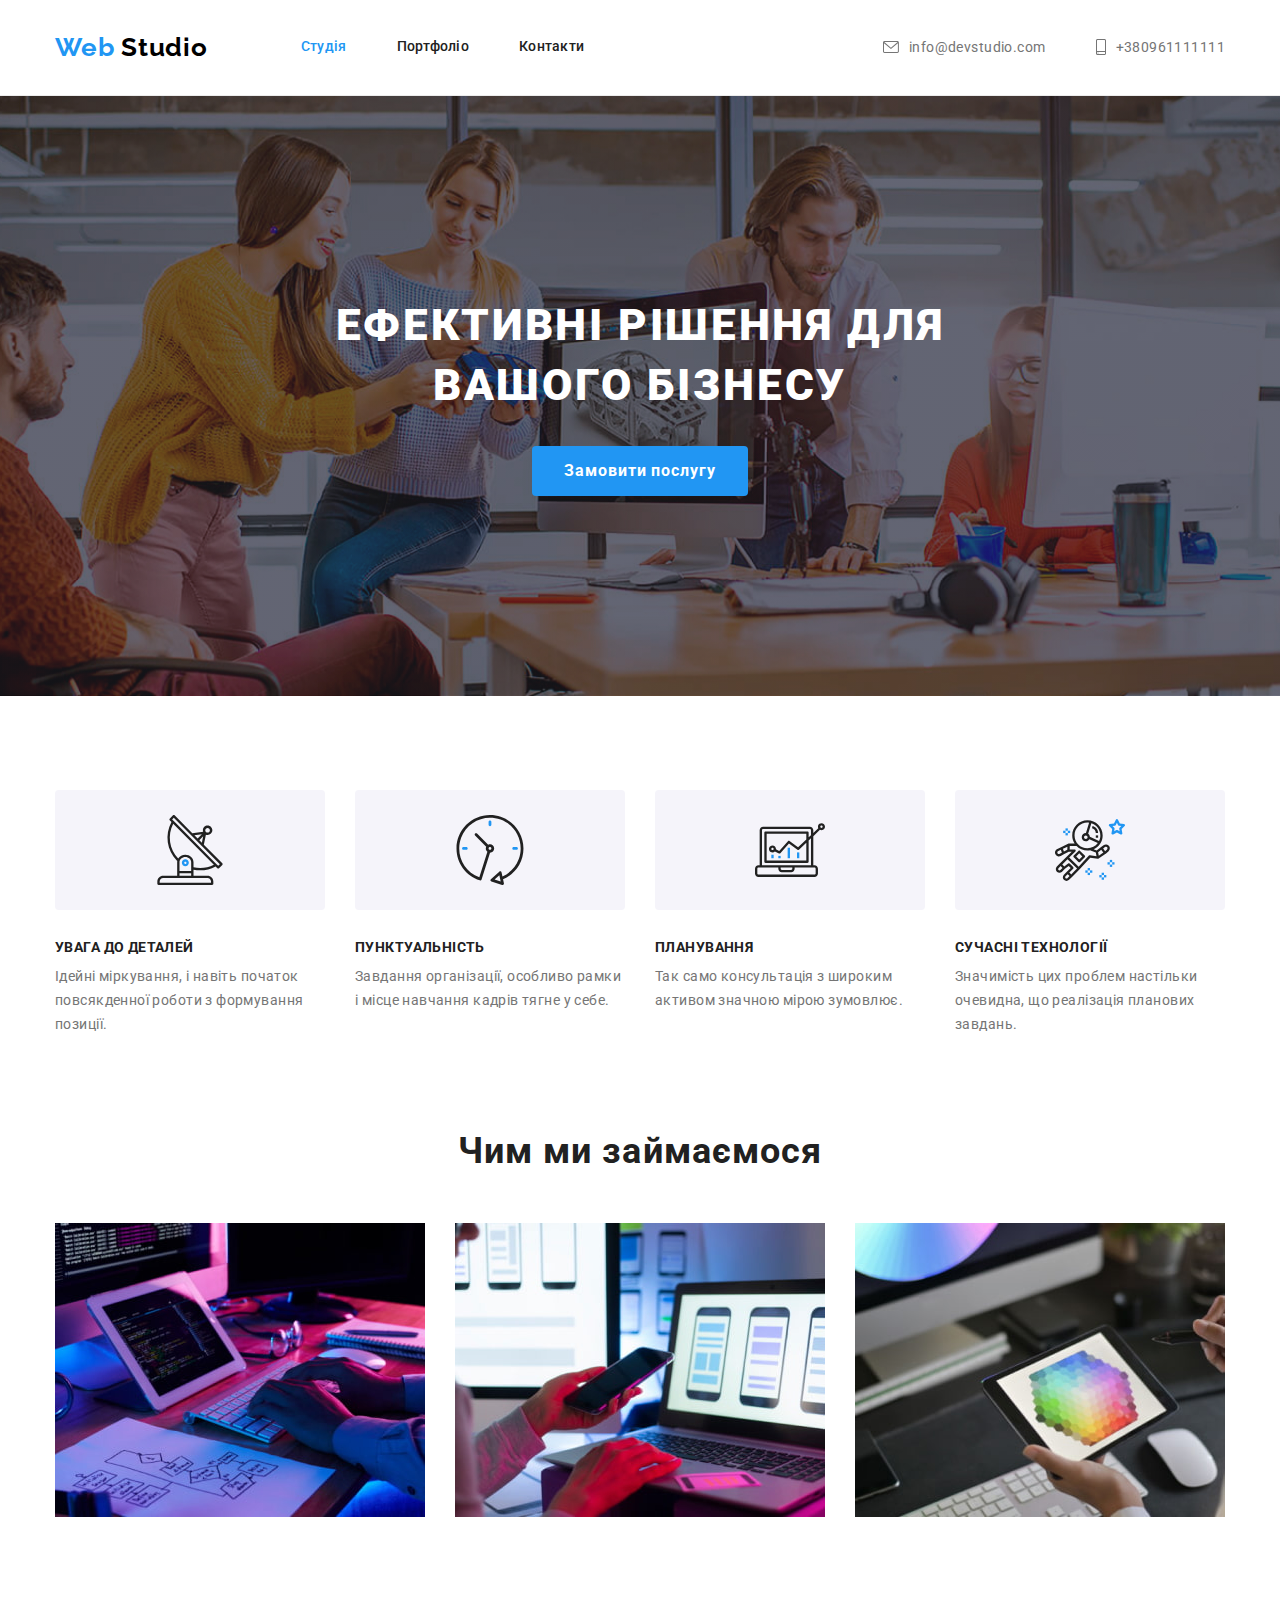
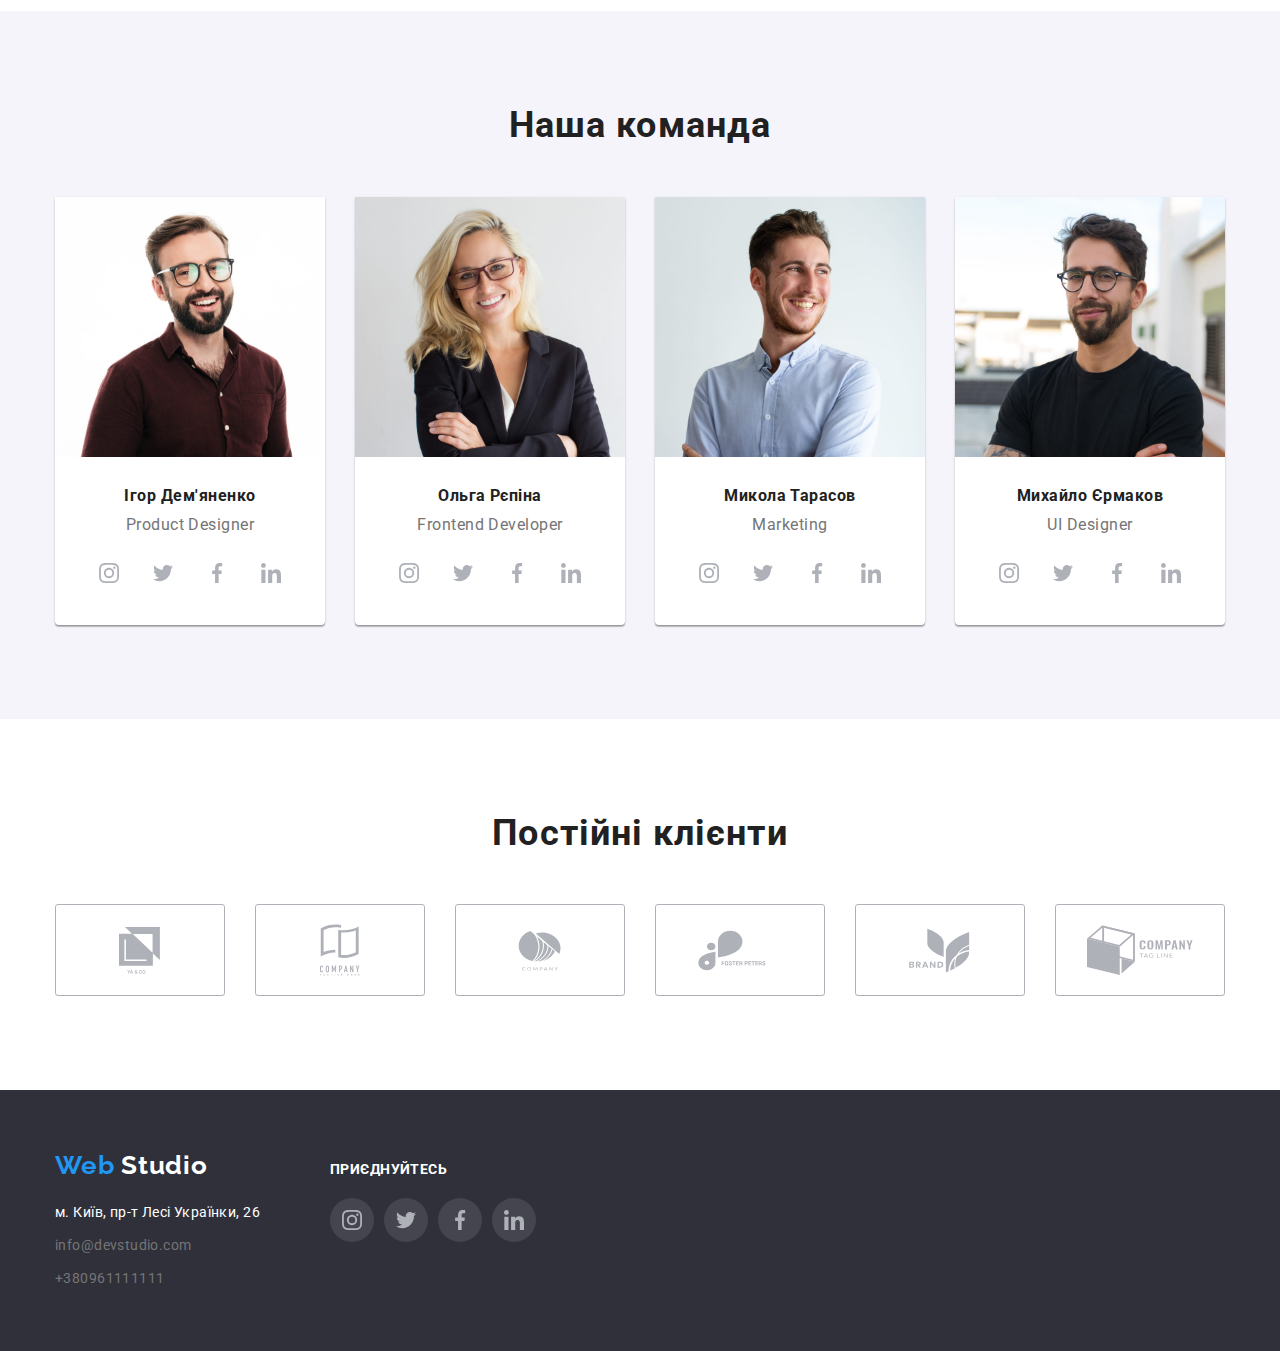
<file: index.html>
<!DOCTYPE html>
<html lang="uk">
	<head>
		<meta charset="UTF-8" />
		<meta http-equiv="X-UA-Compatible" content="IE=edge" />
		<meta name="viewport" content="width=device-width, initial-scale=1.0" />
		<title>Студія</title>

		<link rel="preconnect" href="https://fonts.googleapis.com" />
		<link rel="preconnect" href="https://fonts.gstatic.com" crossorigin />
		<link
			href="https://fonts.googleapis.com/css2?family=Raleway:wght@700&family=Roboto:wght@400;500;700;900&display=swap"
			rel="stylesheet"
		/>

		<link
			rel="stylesheet"
			href="https://cdnjs.cloudflare.com/ajax/libs/modern-normalize/1.1.0/modern-normalize.min.css"
		/>
		<link rel="stylesheet" href="./css/styles.css" />
	</head>

	<body>
		<header class="page-header">
			<div class="container head">
				<nav class="navigation">
					<a class="navigation-logo" href="./index.html">
						<span class="web-blue">Web</span>
						Studio
					</a>
					<ul class="site-nav">
						<li class="site-nav-item"><a href="./index.html" class="current">Студія</a></li>
						<li class="site-nav-item"><a href="./portfolio.html">Портфоліо</a></li>
						<li class="site-nav-item"><a href="">Контакти</a></li>
					</ul>
				</nav>

				<ul class="all-contacts all-contacts-head">
					<li class="nav-contacts">
						<a class="contacts head-link" href="mailto:info@devstudio.com">
							<svg class="header-icon" width="16" height="12">
								<use href="./images/icons.svg#envelope"></use>
							</svg>
							info@devstudio.com
						</a>
					</li>
					<li class="nav-contacts">
						<a class="contacts head-link" href="tel:+380961111111">
							<svg class="header-icon" width="10" height="16">
								<use href="./images/icons.svg#smartphone"></use>
							</svg>
							+380961111111
						</a>
					</li>
				</ul>
			</div>
		</header>

		<main>
			<section class="hero overlay">
				<div class="container">
					<h1 class="hero-header">
						Ефективні рішення для
						<br />
						вашого бізнесу
					</h1>
					<button class="hero-button" type="button">Замовити послугу</button>
				</div>
			</section>

			<section class="section white-bgd">
				<div class="container">
					<h2 class="visually-hidden">Якості студії</h2>
					<ul class="quality-flex">
						<li class="list-item-quality icon-antenna">
							<h3 class="text-header">Увага до деталей</h3>
							<p class="text">Ідейні міркування, і навіть початок повсякденної роботи з формування позиції.</p>
						</li>

						<li class="list-item-quality icon-clock">
							<h3 class="text-header">Пунктуальність</h3>
							<p class="text">Завдання організації, особливо рамки і місце навчання кадрів тягне у себе.</p>
						</li>

						<li class="list-item-quality icon-diagram">
							<h3 class="text-header">Планування</h3>
							<p class="text">Так само консультація з широким активом значною мірою зумовлює.</p>
						</li>

						<li class="list-item-quality icon-astronaut">
							<h3 class="text-header">Сучасні технології</h3>
							<p class="text">Значимість цих проблем настільки очевидна, що реалізація планових завдань.</p>
						</li>
					</ul>
				</div>
			</section>

			<section class="section section-routings white-bgd">
				<div class="container">
					<h2 class="our-routings">Чим ми займаємося</h2>
					<ul class="our-routings-flex">
						<li>
							<img src="./images/img-1.jpg" alt="набір коду, монітор, планшет, окуляри, миша" width="370" />
						</li>
						<li><img src="./images/img-2.jpg" alt="ноутбук, смартфон" width="370" /></li>
						<li>
							<img src="./images/img-3.jpg" alt="палітра кольорів на смартфоні, стілус" width="370" />
						</li>
					</ul>
				</div>
			</section>

			<section class="section team">
				<div class="container">
					<h2 class="our-team">Наша команда</h2>
					<ul class="team-flex">
						<li class="team-cards">
							<img src="./images/img-4.jpg" alt="Ігор Дем'яненко" width="270" />
							<h3 class="team-names">Ігор Дем'яненко</h3>
							<p class="text team-text">Product Designer</p>
							<ul class="list-links">
								<li>
									<a
										class="social-links"
										href="http://www.instagram.com"
										target="_blank"
										rel="noopener noreferrer"
										aria-label="instagram"
									>
										<svg class="links-icon" width="20" height="20">
											<use href="./images/icons.svg#instagram"></use>
										</svg>
									</a>
								</li>
								<li>
									<a
										class="social-links"
										href="http://twitter.com"
										target="_blank"
										rel="noopener noreferrer"
										aria-label="twitter"
									>
										<svg class="links-icon" width="20" height="20">
											<use href="./images/icons.svg#twitter"></use>
										</svg>
									</a>
								</li>
								<li>
									<a
										class="social-links"
										href="http://www.facebook.com"
										target="_blank"
										rel="noopener noreferrer"
										aria-label="facebook"
									>
										<svg class="links-icon" width="20" height="20">
											<use href="./images/icons.svg#facebook"></use>
										</svg>
									</a>
								</li>
								<li>
									<a
										class="social-links"
										href="http://www.linkedin.com"
										target="_blank"
										rel="noopener noreferrer"
										aria-label="linkedin"
									>
										<svg class="links-icon" width="20" height="20">
											<use href="./images/icons.svg#linkedin"></use>
										</svg>
									</a>
								</li>
							</ul>
						</li>
						<li class="team-cards">
							<img src="./images/img-5.jpg" alt="Ольга Рєпіна" width="270" />
							<h3 class="team-names">Ольга Рєпіна</h3>
							<p class="text team-text">Frontend Developer</p>
							<ul class="list-links">
								<li>
									<a
										class="social-links"
										href="http://www.instagram.com"
										target="_blank"
										rel="noopener noreferrer"
										aria-label="instagram"
									>
										<svg class="links-icon" width="20" height="20">
											<use href="./images/icons.svg#instagram"></use>
										</svg>
									</a>
								</li>
								<li>
									<a
										class="social-links"
										href="http://twitter.com"
										target="_blank"
										rel="noopener noreferrer"
										aria-label="twitter"
									>
										<svg class="links-icon" width="20" height="20">
											<use href="./images/icons.svg#twitter"></use>
										</svg>
									</a>
								</li>
								<li>
									<a
										class="social-links"
										href="http://www.facebook.com"
										target="_blank"
										rel="noopener noreferrer"
										aria-label="facebook"
									>
										<svg class="links-icon" width="20" height="20">
											<use href="./images/icons.svg#facebook"></use>
										</svg>
									</a>
								</li>
								<li>
									<a
										class="social-links"
										href="http://www.linkedin.com"
										target="_blank"
										rel="noopener noreferrer"
										aria-label="linkedin"
									>
										<svg class="links-icon" width="20" height="20">
											<use href="./images/icons.svg#linkedin"></use>
										</svg>
									</a>
								</li>
							</ul>
						</li>
						<li class="team-cards">
							<img src="./images/img-6.jpg" alt="Микола Тарасов" width="270" />
							<h3 class="team-names">Микола Тарасов</h3>
							<p class="text team-text">Marketing</p>
							<ul class="list-links">
								<li>
									<a
										class="social-links"
										href="http://www.instagram.com"
										target="_blank"
										rel="noopener noreferrer"
										aria-label="instagram"
									>
										<svg class="links-icon" width="20" height="20">
											<use href="./images/icons.svg#instagram"></use>
										</svg>
									</a>
								</li>
								<li>
									<a
										class="social-links"
										href="http://twitter.com"
										target="_blank"
										rel="noopener noreferrer"
										aria-label="twitter"
									>
										<svg class="links-icon" width="20" height="20">
											<use href="./images/icons.svg#twitter"></use>
										</svg>
									</a>
								</li>
								<li>
									<a
										class="social-links"
										href="http://www.facebook.com"
										target="_blank"
										rel="noopener noreferrer"
										aria-label="facebook"
									>
										<svg class="links-icon" width="20" height="20">
											<use href="./images/icons.svg#facebook"></use>
										</svg>
									</a>
								</li>
								<li>
									<a
										class="social-links"
										href="http://www.linkedin.com"
										target="_blank"
										rel="noopener noreferrer"
										aria-label="linkedin"
									>
										<svg class="links-icon" width="20" height="20">
											<use href="./images/icons.svg#linkedin"></use>
										</svg>
									</a>
								</li>
							</ul>
						</li>

						<li class="team-cards">
							<img src="./images/img-7.jpg" alt="Михайло Єрмаков" width="270" />
							<h3 class="team-names">Михайло Єрмаков</h3>
							<p class="text team-text">UI Designer</p>
							<ul class="list-links">
								<li>
									<a
										class="social-links"
										href="http://www.instagram.com"
										target="_blank"
										rel="noopener noreferrer"
										aria-label="instagram"
									>
										<svg class="links-icon" width="20" height="20">
											<use href="./images/icons.svg#instagram"></use>
										</svg>
									</a>
								</li>
								<li>
									<a
										class="social-links"
										href="http://twitter.com"
										target="_blank"
										rel="noopener noreferrer"
										aria-label="twitter"
									>
										<svg class="links-icon" width="20" height="20">
											<use href="./images/icons.svg#twitter"></use>
										</svg>
									</a>
								</li>
								<li>
									<a
										class="social-links"
										href="http://www.facebook.com"
										target="_blank"
										rel="noopener noreferrer"
										aria-label="facebook"
									>
										<svg class="links-icon" width="20" height="20">
											<use href="./images/icons.svg#facebook"></use>
										</svg>
									</a>
								</li>
								<li>
									<a
										class="social-links"
										href="http://www.linkedin.com"
										target="_blank"
										rel="noopener noreferrer"
										aria-label="linkedin"
									>
										<svg class="links-icon" width="20" height="20">
											<use href="./images/icons.svg#linkedin"></use>
										</svg>
									</a>
								</li>
							</ul>
						</li>
					</ul>
				</div>
			</section>
			<section class="section white-bgd">
				<div class="container">
					<h2 class="clients-title">Постійні клієнти</h2>
					<ul class="clients-list">
						<li class="clients-rectangle">
							<a class="clients-link" href="#" target="_blank" rel="noopener noreferrer" aria-label="client-1">
								<svg class="links-icon" width="41" height="47">
									<use href="./images/icons.svg#client-1"></use>
								</svg>
							</a>
						</li>
						<li class="clients-rectangle">
							<a class="clients-link" href="#" target="_blank" rel="noopener noreferrer" aria-label="client-2">
								<svg class="links-icon" width="40" height="52">
									<use href="./images/icons.svg#client-2"></use>
								</svg>
							</a>
						</li>
						<li class="clients-rectangle">
							<a class="clients-link" href="#" target="_blank" rel="noopener noreferrer" aria-label="client-3">
								<svg class="links-icon" width="43" height="41">
									<use href="./images/icons.svg#client-3"></use>
								</svg>
							</a>
						</li>
						<li class="clients-rectangle">
							<a class="clients-link" href="#" target="_blank" rel="noopener noreferrer" aria-label="client-4">
								<svg class="links-icon" width="84" height="41">
									<use href="./images/icons.svg#client-4"></use>
								</svg>
							</a>
						</li>
						<li class="clients-rectangle">
							<a class="clients-link" href="#" target="_blank" rel="noopener noreferrer" aria-label="client-5">
								<svg class="links-icon" width="63" height="45">
									<use href="./images/icons.svg#client-5"></use>
								</svg>
							</a>
						</li>
						<li class="clients-rectangle">
							<a class="clients-link" href="#" target="_blank" rel="noopener noreferrer" aria-label="client-6">
								<svg class="links-icon" width="106" height="60">
									<use href="./images/icons.svg#client-6"></use>
								</svg>
							</a>
						</li>
					</ul>
				</div>
			</section>
		</main>

		<footer class="foot">
			<div class="container footer">
				<div class="foot-contacts">
					<a class="nav-logo-foot" href="./index.html">
						<span class="web-blue">Web</span>
						Studio
					</a>
					<address>
						<ul>
							<li class="all-contacts foot-adress">
								<a
									class="location"
									href="https://goo.gl/maps/pogwJzBEXSQdTHia8"
									target="_blank"
									rel="noopener nofollow noreferrer"
								>
									м. Київ, пр-т Лесі Українки, 26
								</a>
							</li>
							<li class="all-contacts foot-adress">
								<a class="contacts" href="mailto:info@devstudio.com">info@devstudio.com</a>
							</li>
							<li class="all-contacts"><a class="contacts" href="tel:+380961111111">+380961111111</a></li>
						</ul>
					</address>
				</div>
				<div class="join-container">
					<p class="join-header">Приєднуйтесь</p>
					<ul class="list-links list-links-foot">
						<li>
							<a
								class="social-links social-links-foot"
								href="http://www.instagram.com"
								target="_blank"
								rel="noopener noreferrer"
								aria-label="instagram"
							>
								<svg class="links-icon" width="20" height="20">
									<use href="./images/icons.svg#instagram"></use>
								</svg>
							</a>
						</li>
						<li>
							<a
								class="social-links social-links-foot"
								href="http://twitter.com"
								target="_blank"
								rel="noopener noreferrer"
								aria-label="twitter"
							>
								<svg class="links-icon" width="20" height="20">
									<use href="./images/icons.svg#twitter"></use>
								</svg>
							</a>
						</li>
						<li>
							<a
								class="social-links social-links-foot"
								href="http://www.facebook.com"
								target="_blank"
								rel="noopener noreferrer"
								aria-label="facebook"
							>
								<svg class="links-icon" width="20" height="20">
									<use href="./images/icons.svg#facebook"></use>
								</svg>
							</a>
						</li>
						<li>
							<a
								class="social-links social-links-foot"
								href="http://www.linkedin.com"
								target="_blank"
								rel="noopener noreferrer"
								aria-label="linkedin"
							>
								<svg class="links-icon" width="20" height="20">
									<use href="./images/icons.svg#linkedin"></use>
								</svg>
							</a>
						</li>
					</ul>
				</div>
			</div>
		</footer>
	</body>
</html>
</file>
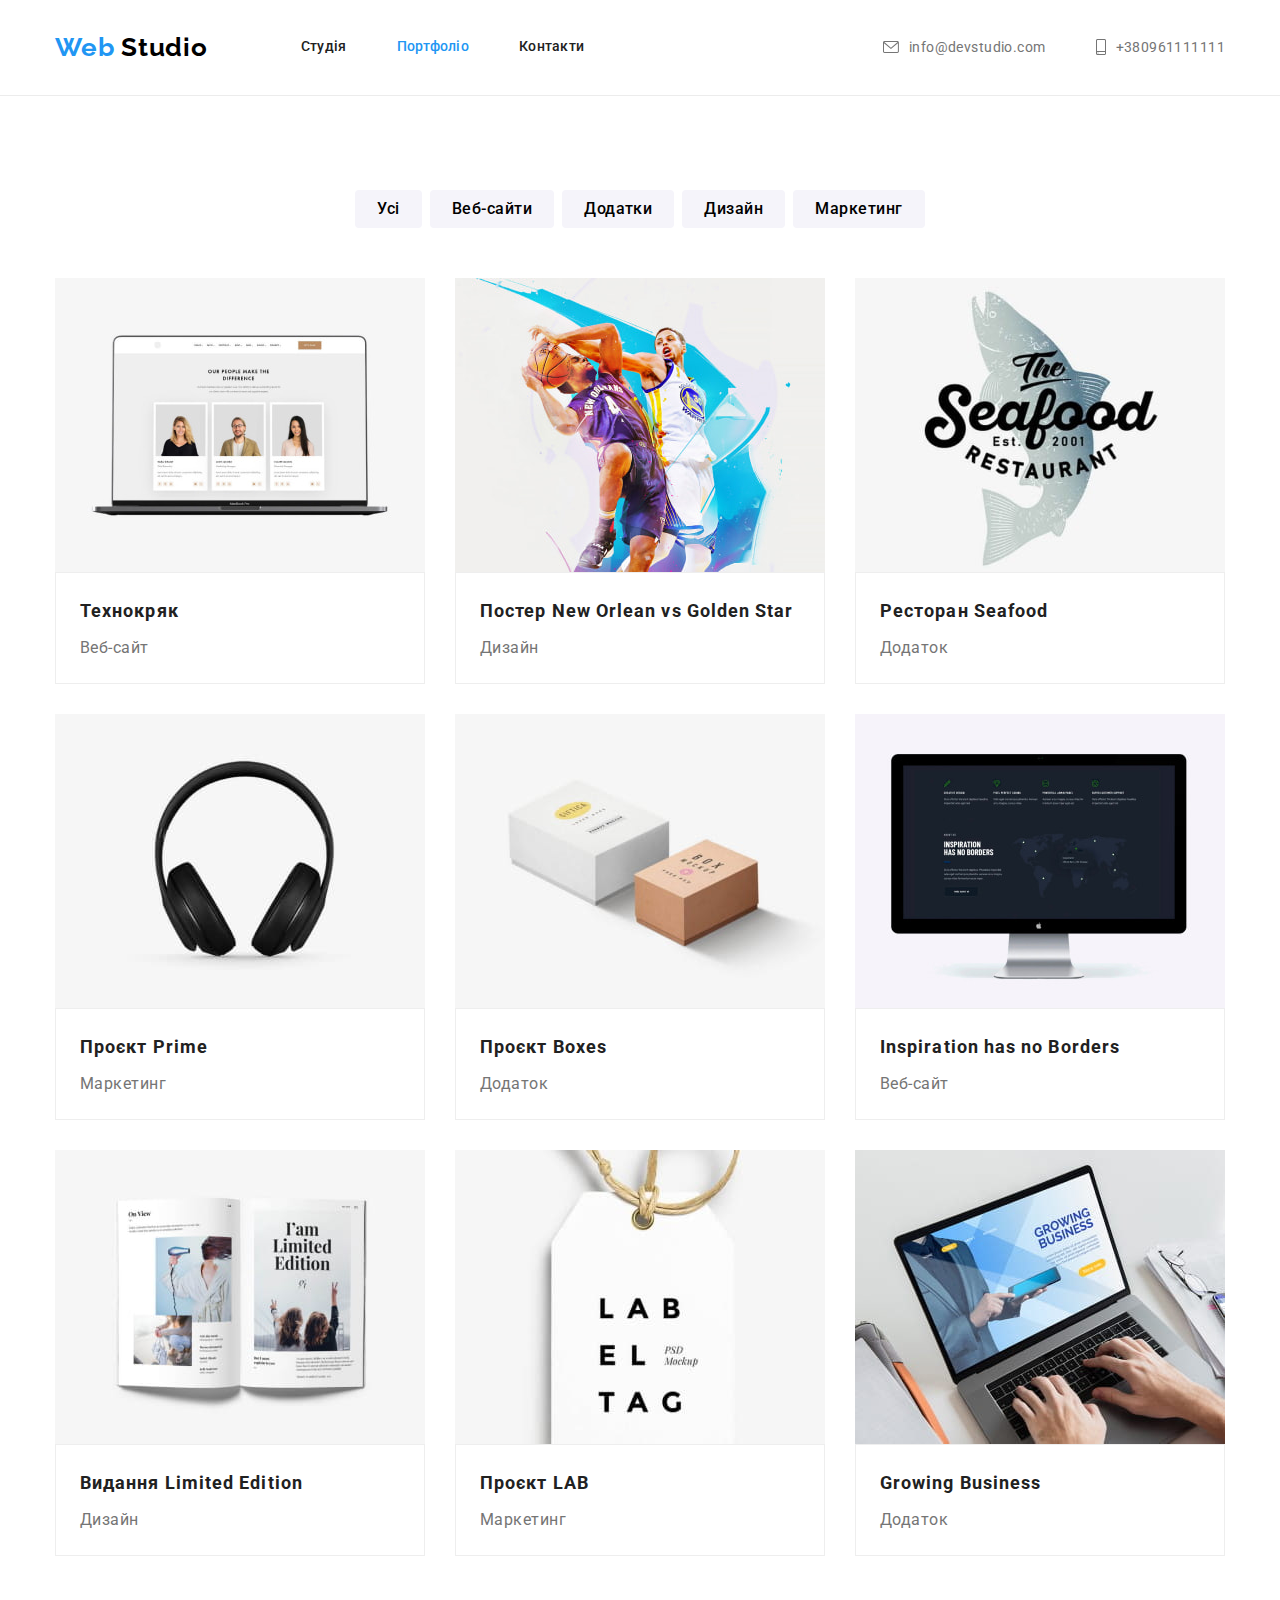
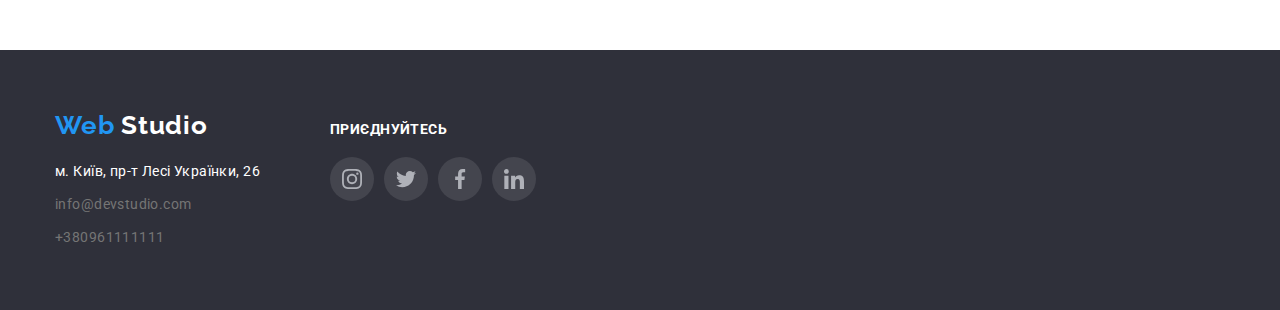
<file: portfolio.html>
<!DOCTYPE html>
<html lang="uk">
	<head>
		<meta charset="UTF-8" />
		<meta http-equiv="X-UA-Compatible" content="IE=edge" />
		<meta name="viewport" content="width=device-width, initial-scale=1.0" />
		<title>Студія</title>
		<link rel="preconnect" href="https://fonts.googleapis.com" />
		<link rel="preconnect" href="https://fonts.gstatic.com" crossorigin />
		<link
			href="https://fonts.googleapis.com/css2?family=Raleway:wght@700&family=Roboto:wght@400;500;700;900&display=swap"
			rel="stylesheet"
		/>

		<link
			rel="stylesheet"
			href="https://cdnjs.cloudflare.com/ajax/libs/modern-normalize/1.1.0/modern-normalize.min.css"
		/>
		<link rel="stylesheet" href="./css/styles.css" />
	</head>

	<body>
		<header class="page-header">
			<div class="container head">
				<nav class="navigation">
					<a class="navigation-logo" href="./index.html">
						<span class="web-blue">Web</span>
						Studio
					</a>
					<ul class="site-nav">
						<li class="site-nav-item"><a href="./index.html" >Студія</a></li>
						<li class="site-nav-item"><a href="./portfolio.html" class="current">Портфоліо</a></li>
						<li class="site-nav-item"><a href="">Контакти</a></li>
					</ul>
				</nav>

				<ul class="all-contacts all-contacts-head">
					<li class="nav-contacts">
						<a class="contacts head-link" href="mailto:info@devstudio.com">
							<svg class="header-icon" width="16" height="12">
								<use href="./images/icons.svg#envelope"></use>
							</svg>
							info@devstudio.com
						</a>
					</li>
					<li class="nav-contacts">
						<a class="contacts head-link" href="tel:+380961111111">
							<svg class="header-icon" width="10" height="16">
								<use href="./images/icons.svg#smartphone"></use>
							</svg>
							+380961111111
						</a>
					</li>
				</ul>
			</div>
		</header>

		<main>
			<section class="section portfolio-section">
				<div class="container">
					<h1 class="visually-hidden">Портфоліо</h1>
					<ul class="filter">
						<li class="port-item"><button class="filter-buttons type="button">Усі</button></li>
						<li class="port-item"><button class="filter-buttons" type="button">Веб-сайти</button></li>
						<li class="port-item"><button class="filter-buttons" type="button">Додатки</button></li>
						<li class="port-item"><button class="filter-buttons" type="button">Дизайн</button></li>
						<li class="port-item"><button class="filter-buttons" type="button">Маркетинг</button></li>
					</ul>

					<ul class="cards">
						<li class="port-cards">
							<a class="port-link" href="" target="_blank" rel="noopener noreferrer">
								<img src="./images/img-8.jpg" alt="Ноутбук з відкритою сторінкою сайта" width="370" />
								<div class="card-border">
									<h2 class="title-cards">Технокряк</h2>
									<p class="text subtitle-cards">Веб-сайт</p>
								</div>
							</a>
						</li>
						<li class="port-cards">
							<a class="port-link" href="" target="_blank" rel="noopener noreferrer">
								<img src="./images/img-9.jpg" alt="Два баскетболіста" width="370" />
								<div class="card-border">
									<h2 class="title-cards">Постер New Orlean vs Golden Star</h2>
									<p class="text subtitle-cards">Дизайн</p>
								</div>
							</a>
						</li>
						<li class="port-cards">
							<a class="port-link" href="" target="_blank" rel="noopener noreferrer">
								<img src="./images/img-10.jpg" alt="Лого ресторану з зображенням риби" width="370" />
								<div class="card-border">
									<h2 class="title-cards">Ресторан Seafood</h2>
									<p class="text subtitle-cards">Додаток</p>
								</div>
							</a>
						</li>
						<li class="port-cards">
							<a class="port-link" href="" target="_blank" rel="noopener noreferrer">
								<img src="./images/img-11.jpg" alt="" width="370" />
								<div class="card-border">
									<h2 class="title-cards">Проєкт Prime</h2>
									<p class="text subtitle-cards">Маркетинг</p>
								</div>
							</a>
						</li>
						<li class="port-cards">
							<a class="port-link" href="" target="_blank" rel="noopener noreferrer">
								<img src="./images/img-12.jpg" alt="Навушники" width="370" />
								<div class="card-border">
									<h2 class="title-cards">Проєкт Boxes</h2>
									<p class="text subtitle-cards">Додаток</p>
								</div>
							</a>
						</li>
						<li class="port-cards">
							<a class="port-link" href="" target="_blank" rel="noopener noreferrer">
								<img src="./images/img-13.jpg" alt="Дві коробки" width="370" />
								<div class="card-border">
									<h2 class="title-cards">Inspiration has no Borders</h2>
									<p class="text subtitle-cards">Веб-сайт</p>
								</div>
							</a>
						</li>
						<li class="port-cards">
							<a class="port-link" href="" target="_blank" rel="noopener noreferrer">
								<img src="./images/img-14.jpg" alt="Монітор із чорним сайтом" width="370" />
								<div class="card-border">
									<h2 class="title-cards">Видання Limited Edition</h2>
									<p class="text subtitle-cards">Дизайн</p>
								</div>
							</a>
						</li>
						<li class="port-cards">
							<a class="port-link" href="" target="_blank" rel="noopener noreferrer">
								<img src="./images/img-15.jpg" alt="Розворот журналу" width="370" />
								<div class="card-border">
									<h2 class="title-cards">Проєкт LAB</h2>
									<p class="text subtitle-cards">Маркетинг</p>
								</div>
							</a>
						</li>
						<li class="port-cards">
							<a class="port-link" href="" target="_blank" rel="noopener noreferrer">
								<img src="./images/img-16.jpg" alt="Руки печатають на ноутбуці з відкритим додатком" width="370" />
								<div class="card-border">
									<h2 class="title-cards">Growing Business</h2>
									<p class="text subtitle-cards">Додаток</p>
								</div>
							</a>
						</li>
					</ul>
				</div>
			</section>
		</main>

		<footer class="foot">
			<div class="container footer">
				<div class="foot-contacts">
					<a class="nav-logo-foot" href="./index.html">
						<span class="web-blue">Web</span>
						Studio
					</a>
					<address>
						<ul>
							<li class="all-contacts foot-adress">
								<a
									class="location"
									href="https://goo.gl/maps/pogwJzBEXSQdTHia8"
									target="_blank"
									rel="noopener nofollow noreferrer"
								>
									м. Київ, пр-т Лесі Українки, 26
								</a>
							</li>
							<li class="all-contacts foot-adress">
								<a class="contacts" href="mailto:info@devstudio.com">info@devstudio.com</a>
							</li>
							<li class="all-contacts"><a class="contacts" href="tel:+380961111111">+380961111111</a></li>
						</ul>
					</address>
				</div>
				<div class="join-container">
					<p class="join-header">Приєднуйтесь</p>
					<ul class="list-links list-links-foot">
						<li>
							<a
								class="social-links social-links-foot"
								href="http://www.instagram.com"
								target="_blank"
								rel="noopener noreferrer"
								aria-label="instagram"
							>
								<svg class="links-icon" width="20" height="20">
									<use href="./images/icons.svg#instagram"></use>
								</svg>
							</a>
						</li>
						<li>
							<a
								class="social-links social-links-foot"
								href="http://twitter.com"
								target="_blank"
								rel="noopener noreferrer"
								aria-label="twitter"
							>
								<svg class="links-icon" width="20" height="20">
									<use href="./images/icons.svg#twitter"></use>
								</svg>
							</a>
						</li>
						<li>
							<a
								class="social-links social-links-foot"
								href="http://www.facebook.com"
								target="_blank"
								rel="noopener noreferrer"
								aria-label="facebook"
							>
								<svg class="links-icon" width="20" height="20">
									<use href="./images/icons.svg#facebook"></use>
								</svg>
							</a>
						</li>
						<li>
							<a
								class="social-links social-links-foot"
								href="http://www.linkedin.com"
								target="_blank"
								rel="noopener noreferrer"
								aria-label="linkedin"
							>
								<svg class="links-icon" width="20" height="20">
									<use href="./images/icons.svg#linkedin"></use>
								</svg>
							</a>
						</li>
					</ul>
				</div>
			</div>
		</footer>
	</body>
</html>
</file>
<file: css/styles.css>
/**
  |============================
  | ROOT
  |============================
*/
:root{
    --brand-color: #2196F3;
    --primary-black-color: #212121; 
    --second-black-color: #757575; 
    --adress-links-color: rgba(255, 255, 255, 0.6);
    --white-text-color: #ffffff;
    --accent-color: #2196F3;
    --background-white-team: #F5F4FA; 
    --background-footer: #2F303A;
    --logo-black: #000000; 
    --portfolio-buttons-filter-grey: #F5F4FA; 
    --hero-bgd: #2F303A;
    --active-hero-button: #188CE8;
    --clients: #AFB1B8;
    
/* overflow: hidden; */
}

body{
    color: var(--primary-black-color);
    font-family: Roboto, sans-serif;
    font-weight: 500;
}

h1, h2, h3, h4, h5, h6, p, ul {margin: 0; padding: 0;}
img{display: block;
    max-width: 100%;
height: auto;}


.visually-hidden {
    position: absolute;
    white-space: nowrap;
    width: 1px;
    height: 1px;
    overflow: hidden;
    border: 0;
    padding: 0;
    clip: rect(0 0 0 0);
    clip-path: inset(50%);
    margin: -1px;
}

.container{
    width: 1200px;
    padding-left: 15px;
    padding-right: 15px;
    margin-left: auto;
    margin-right: auto;

    /* outline: 2px solid red; */
}



.head{
    
    padding-top: 32px;
    padding-bottom: 32px; 

    /* outline: 2px solid red; */
    
    display: flex;
    justify-content: space-between;
}

.foot-contacts{
    margin-right: 70px;
}

.footer{
    

    display: flex;
    /* gap: 70px; */
    align-items: baseline;
}

.section{
    padding-top: 94px;
    padding-bottom: 94px;
}

.section-routings{
    padding-top: 0;
}

.page-header{
    background-color: var(--white-text-color);  
    border-bottom: 1px solid #ECECEC;  
}

.web-blue {
    color: var(--brand-color);
}


/* иконка как фоновое изображение в хедере
.mail{
    display: inline-flex;
    cursor: pointer;
    align-items: center;
}

.mail::before{
    width: 16px;
    height: 12px;
    background-image: url(../images/envelope.png);
    content: "";
    margin-right: 10px;
    background-size: contain;
    
}*/
 


.header-icon{
    fill: var(--second-black-color);
}

.head-link:hover .header-icon,
.head-link:focus .header-icon{
    fill: var(--accent-color);
}

.head-link{
    display: flex;
    align-items: center;
    gap: 10px;
}




.all-contacts li .nav-contacts{
    font-weight: 500;
    font-size: 14px;
    line-height: 1.14;
    letter-spacing: 0.02em;
}

.nav-contacts:first-child{
    margin-right: 50px;
}


.overlay{
    /* height: 600px; */
    max-width: 1600px;
    margin-left: auto;
    margin-right: auto;
    background-color: var(--hero-bgd);
    
    padding-top: 200px;
    padding-bottom: 200px;
    
    background-image: linear-gradient(to right, rgba(47, 48, 58, 0.4), rgba(47, 48, 58, 0.4)), url(../images/hero.jpg );
    background-size: cover;
    background-repeat: no-repeat;
    background-position: center; 
}

.hero-header{
    color: var(--white-text-color);
    font-weight: 900;
    font-size: 44px;
    line-height: 1.36em;
    text-align: center;
    letter-spacing: 0.06em;
    text-transform: uppercase;
    
    margin-bottom: 30px;
    
}


.hero-button{
    color: var(--white-text-color);
    background-color: var(--brand-color);
    cursor: pointer;

    font-weight: 700;
    font-size: 16px;
    line-height: 1.87;
    letter-spacing: 0.06em;
    font-family: inherit;

    display: block;
    margin-left: auto;
    margin-right: auto;
    padding: 10px 32px;
    border-radius: 4px;
    border: none;     
    
    
}

.hero-button:focus, .hero-button:hover{
    background-color: var(--active-hero-button);
}

.our-routings{
    margin-bottom: 50px;
    text-align: center;
}

.list-item-quality::before{
    content:"";
    display: block;
    width: 270px;
    height: 120px;
    /* background-size: cover; */
    background-repeat: no-repeat;
    background-position: center;
    background-color: var(--portfolio-buttons-filter-grey);
    border-radius: 4px;
    margin-bottom: 30px;
}

.icon-antenna::before{
    background-image: url(../images/antenna.svg);
}
.icon-clock::before{
    background-image: url(../images/clock.svg);
}
.icon-diagram::before{
    background-image: url(../images/diagram.svg);
}
.icon-astronaut::before{
    background-image: url(../images/astronaut.svg);
}

.team{
    background-color: var(--background-white-team);
}

.team-names{
    margin-bottom: 10px;
    margin-top: 30px;
    text-align: center;
}

.our-team{
    margin-bottom: 50px;
    text-align: center;
}

.team h2{
    font-weight: 700;
    font-size: 36px;
    line-height: 1.16;
    letter-spacing: 0.03em;
}

.team-cards{
    background-color: var(--white-text-color);
    list-style-type: none;
    box-shadow: 0px 2px 1px 0px rgba(0, 0, 0, 0.2),    
    0px 1px 1px 0px rgba(0, 0, 0, 0.14),
    0px 1px 3px 0px rgba(0, 0, 0, 0.12);
    border-bottom-left-radius: 4px;
    border-bottom-right-radius: 4px;

    padding-bottom: 30px;
}

.team-cards h3{
    font-size: 16px; 
    line-height: 1.18; 
    letter-spacing: 0.03em;
}

.team-cards p{
    font-weight: 400;
    font-size: 16px;
    line-height: 1.18;
    letter-spacing: 0.03em;
}

.text {
    color: var(--second-black-color);
}

.team-text{
    margin-bottom: 16px;
    text-align: center;
}

.text-header{
    margin-bottom: 10px;
    text-transform: uppercase;
}

.site-nav a{
    color: var(--primary-black-color);
    text-decoration: none;
    
}
.site-nav a:hover, .site-nav a:focus{
    color: var(--brand-color);
}

.site-nav li{
    list-style-type: none;
}

.site-nav{
    font-size: 14px;
    line-height: 1.14;
    letter-spacing: 0.02em;
}



.site-nav-item:not(:last-child){
    margin-right: 50px;
}

.site-nav .current{
    color: var(--brand-color);
}

.quality-flex{
    display: flex;
    justify-content: space-between;
    gap: 30px;
}

.white-bgd{
    background-color: var(--white-text-color);

}
.white-bgd li{list-style-type: none;
}

.white-bgd h3{
    font-size: 14px;
    line-height: 1.14;
    letter-spacing: 0.03em
        
}

.our-routings-flex{
    display: flex;
    justify-content: space-between;
}

.team-flex{
    display: flex;
    justify-content: space-between;
}

.white-bgd h2{
    font-weight: 700;
    font-size: 36px; 
    line-height: 1.16; 
    letter-spacing: 0.03em;
}


.list-links{
    list-style: none;
    display: flex;
    gap: 10px;
    margin-left: auto;
    margin-right: auto;
    justify-content: center;
}

.social-links{
    display: flex;
    align-items: center;
    justify-content: center;
    width: 44px;
    height: 44px;

}
.social-links:hover, .social-links:focus{
    width: 44px;
    height: 44px;
    background-color: var(--accent-color);
    border-radius: 50%;
    
}

.links-icon{
    fill: var(--clients);
}

/**
  |============================
  | ховер на ребенка при наведении на родителя
  |============================
*/
.social-links:hover .links-icon,
.social-links:focus .links-icon{
    fill: #fff;
}

/* 2nd variant (dont working)
 */
 /* .clients-link{color: #757575;}
.clients-link:hover{color: red;}
.links-icon{
    fill: currentColor;
} */
.clients-link{
    height: 92px;
    border: 1px solid var(--clients);
    border-radius: 3px;

    display: flex;
    align-items: center;
    justify-content: center;
}

.clients-title {
    font-weight: 700;
    font-size: 36px;
    line-height: 1.16;
    letter-spacing: 0.03em;
    text-align: center;

    margin-bottom: 50px;
}

.clients-list{
    list-style: none;

    display: flex;
    gap: 30px;
}

.clients-rectangle{
    /* width: 170px; */
    flex-basis: calc((100% - 150px) / 6);
    
}

.clients-link:hover,
.clients-link:focus    {
    /* box-shadow: 0px 4px 4px 0px rgba(0, 0, 0, 0.25); */
    fill: var(--accent-color);
    border: 1px solid var(--accent-color);
}

.clients-link:hover .links-icon, .clients-link:focus .links-icon{
    fill: var(--accent-color);
}


.all-contacts .contacts, .white-bgd .text{
    font-size: 14px;
    font-weight: 400;
    line-height: 1.71; 
    letter-spacing: 0.03em
}

.nav-logo-foot{
    color: var(--white-text-color);
    text-decoration: none;
    font-family: Raleway, sans-serif;
    font-weight: 700;
    font-size: 26px;
    line-height: 1.19;
    letter-spacing: 0.03em;

    display: block;
    margin-bottom: 20px;

}
/* .nav-logo-foot:focus{
    color: var(--brand-color);
} */
.site-nav, .navigation, .all-contacts-head{
    display: flex;
    align-items: center;
}


.navigation-logo{
    color: var(--logo-black);
    text-decoration: none;
    font-family: Raleway, sans-serif;
    font-weight: 700;
    font-size: 26px;
    line-height: 1.19;
    letter-spacing: 0.03em;
    margin-right: 93px;
}

/* .navigation-logo:focus{
    color: var(--brand-color);
} */

.foot {
    background-color: var(--background-footer);
    padding-top: 60px;
    padding-bottom: 60px;
}

.foot-adress{
    margin-bottom: 9px;
}

.location {
    color: var(--white-text-color);
    text-decoration: none;
    font-weight: 400;
    font-size: 14px;
    line-height: 1.71;
    letter-spacing: 0.03em
}

.location:hover,
.location:focus {
    color: var(--brand-color);
}

.contacts {
    color: var(--second-black-color);
    text-decoration: none;


}

.all-contacts {
    list-style-type: none;
    font-size: 14px;
    line-height: 1.14;
    letter-spacing: 0.03em
}

.contacts:hover,
.contacts:focus {
    color: var(--brand-color);
}

address{
    font-style: normal;
}

.join-header{
    margin-bottom: 20px;
    color: #ffffff;
    font-weight: 700;
    font-size: 14px;
    line-height: 1.14;
    letter-spacing: 0.03em;
    text-transform: uppercase;
}



.join{
    font-weight: 700;
    font-style: 14px;
    line-height: 1.14;
    letter-spacing: 0.03em;
    text-transform: uppercase;
    
}



.social-links-foot{
    background-color: rgba(255, 255, 255, 0.1);
    border-radius: 50%;
}


/* PORTFOLIO */

.portfolio-section{
    background-color: var(--white-text-color);
}


.filter-buttons{
    background-color: var(--background-white-team);
    cursor: pointer;
    font-family: inherit;
    font-weight: inherit;
    
    
}


.port-item:not(:last-child) {
    margin-right: 8px;
}

.port-item:hover, .port-item:focus{
    box-shadow: 0px 2px 2px 0px rgba(0, 0, 0, 0.12),
    0px 1px 2px 0px rgba(0, 0, 0, 0.08),
    0px 3px 1px 0px rgba(0, 0, 0, 0.1);
}

.filter-buttons:hover, .filter-buttons:focus{
    background-color: var(--brand-color);
    color: var(--white-text-color);
}
.filter{
    list-style-type: none;
    display: flex;
    justify-content: center;
    margin-bottom: 50px;
}

.filter-buttons{
    font-size: 16px;
    line-height: 1.62;
    letter-spacing: 0.03em;

    padding: 6px 22px;
    border-radius: 4px;
    border: none;
}

.cards{
    list-style-type: none;
    display: flex;
    flex-wrap: wrap;
    gap: 30px;
}

.port-cards{
    background-color: var(--white-text-color);
    flex-basis: calc((100% - 60px)/3);
}

.port-link{
    display: inline-block;
}

.port-link:hover{
    box-shadow: 1px 4px 6px 0px rgba(0, 0, 0, 0.16),
    0px 4px 4px 0px rgba(0, 0, 0, 0.06),
    0px 1px 1px 0px rgba(0, 0, 0, 0.12);
}

.card-border{
    padding: 20px 24px;
    border: 1px solid #EEEEEE;
}

.title-cards{    
    margin-bottom: 4px;
}




.port-cards h2{
    color: var(--primary-black-color);
    font-weight: 700;
    font-size: 18px;
    line-height: 2;
    letter-spacing: 0.06em;

}

.port-cards:focus{
    color: var(--brand-color);
}

.cards a{text-decoration: none;}

.port-cards p{
    font-weight: 400;
    font-size: 16px;
    line-height: 1.87;
    letter-spacing: 0.03em
}
</file>
